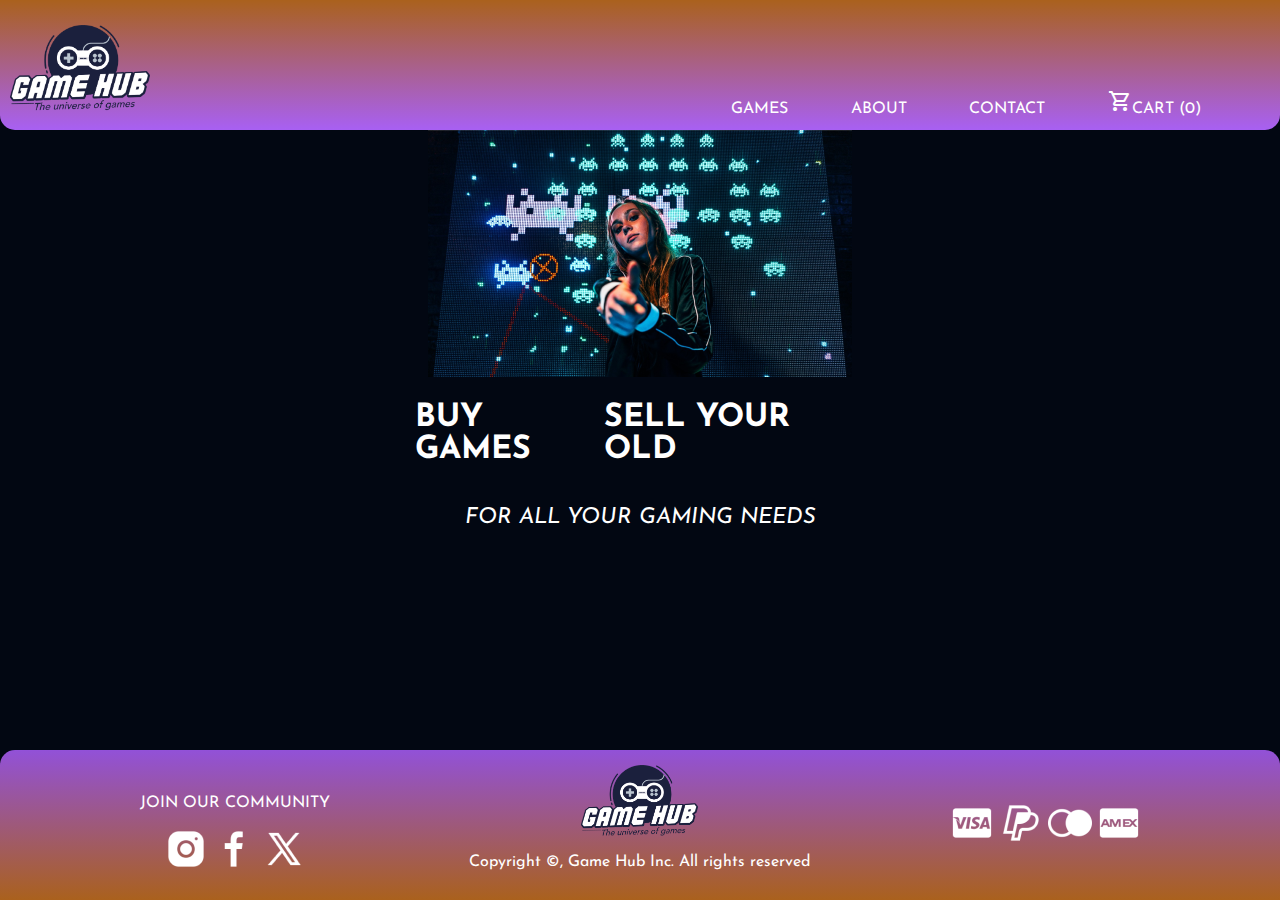
<file: index.html>
<!DOCTYPE html>
<html lang="en">
  <head>
    <meta charset="UTF-8" />
    <meta name="viewport" content="width=device-width, initial-scale=1.0" />
    <meta name="theme-color" content="aa611d" />
    <meta
      name="description"
      content="Game Hub - Buy games and sell your old!"
    />
    <title>Game Hub</title>
    <link rel="stylesheet" href="src/css/styles.css" />
    <link rel="preconnect" href="https://fonts.googleapis.com" />
    <link rel="preconnect" href="https://fonts.gstatic.com" crossorigin />
    <link
      href="https://fonts.googleapis.com/css2?family=Josefin+Sans:ital,wght@0,100..700;1,100..700&display=swap"
      rel="stylesheet"
    />
    <link
      href="https://fonts.googleapis.com/css2?family=Material+Symbols+Outlined"
      rel="stylesheet"
    />
  </head>
  <body class="flex-wrapper">
    <header>
      <nav>
        <div class="navigation-div div-flex-row">
          <a href="index.html"
            ><img
              class="header-logo"
              src="assets/images/GameHub_Logo.png"
              alt="Game Hub logo"
          /></a>

          <div class="navigation-links-div">
            <ul class="navigation-links div-flex-row">
              <li><a href="games.html">GAMES</a></li>
              <li><a href="about.html">ABOUT</a></li>
              <li><a href="contact.html">CONTACT</a></li>
              <li id="shopping-cart">
                <a href="shopping-cart.html"
                  ><span class="material-symbols-outlined size-36"
                    >shopping_cart</span
                  >CART (0)</a
                >
              </li>
            </ul>
          </div>
        </div>
      </nav>
    </header>
    <main>
      <div class="content">
        <section>
          <div class="picture-slogan-content">
            <div>
              <img src="assets/images/Gamergirl.png" alt="gamergirl" />
            </div>
            <div id="slogans">
              <h1 class="slogan-mainpage">BUY GAMES</h1>
              <h1 class="slogan-mainpage">SELL YOUR OLD</h1>
            </div>
            <h2 class="slogan2">FOR ALL YOUR GAMING NEEDS</h2>
          </div>
          <div class="div-flex-row games-content"></div>
        </section>
      </div>
      <div id="button-press" class="overlay">
        <div class="modal">
          <h2>GAME ADDED SUCCESSFULLY</h2>
          <div class="modal-content">
            <a class="close" href="home-added-item.html">&times;</a>
            <span class="material-symbols-outlined" id="checked"> check </span>
          </div>
        </div>
      </div>
    </main>
    <div class="wrapper">
      <footer>
        <div class="social-div">
          <p class="social-media-text">JOIN OUR COMMUNITY</p>
          <div>
            <a href="https://www.instagram.com">
              <img
                src="assets/images/Instagram.png"
                class="social-media-icon"
                alt="Instagram"
              />
            </a>
            <a href="https://www.facebook.com">
              <img
                src="assets/images/Facebook.png"
                class="social-media-icon"
                alt="Facebook"
              />
            </a>
            <a href="https://www.x.com">
              <img
                src="assets/images/TwitterX.png"
                class="social-media-icon"
                alt="X"
              />
            </a>
          </div>
        </div>
        <div class="footer-logo-div">
          <img
            src="assets/images/GameHub_Logo.png"
            class="footer-logo"
            alt="Game Hub Logo"
          />
          <p>Copyright &copy;, Game Hub Inc. All rights reserved</p>
        </div>

        <div>
          <img src="assets/images/Visa.png" alt="VISA" />
          <img src="assets/images/PayPal.png" alt="PayPal" />
          <img src="assets/images/MasterCard.png" alt="MasterCard" />
          <img src="assets/images/American_Express.png" alt="AmEx" />
        </div>
      </footer>
    </div>
    <script src="JS/app.js"></script>
  </body>
</html>
</file>
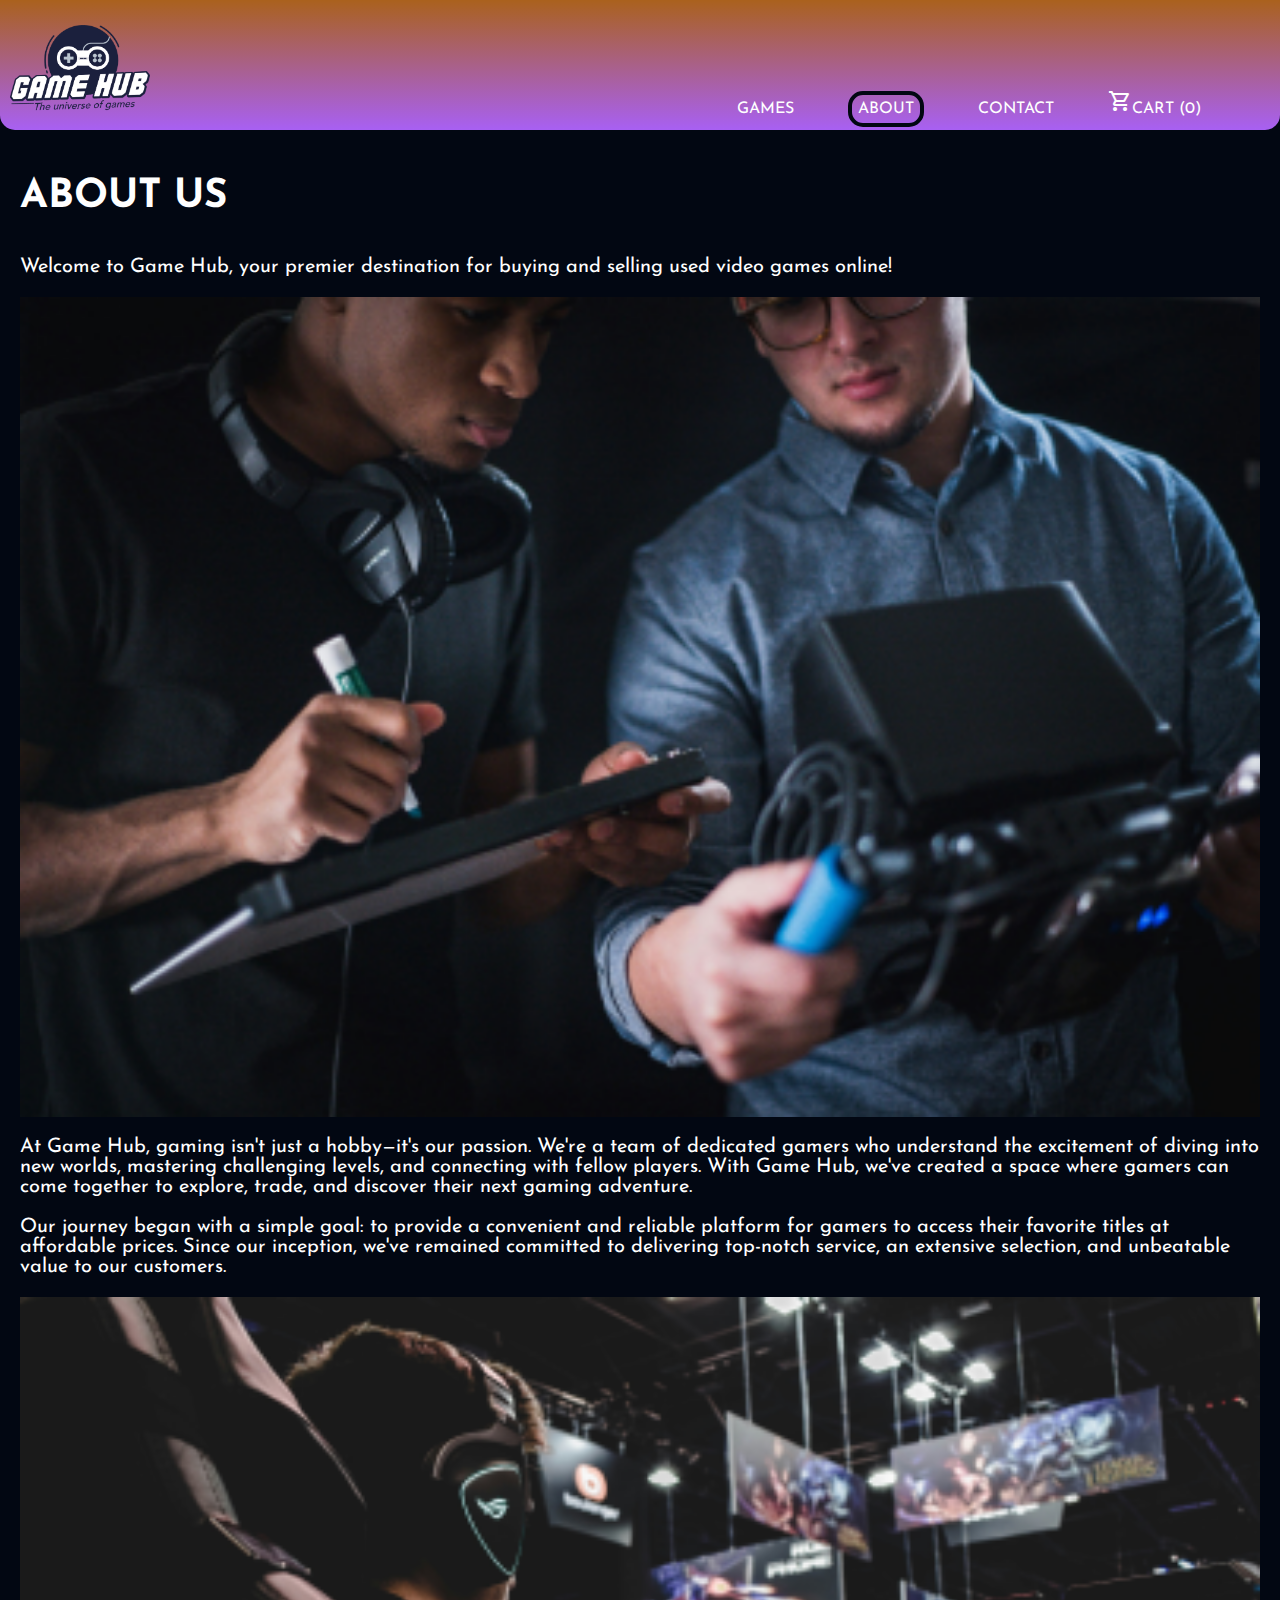
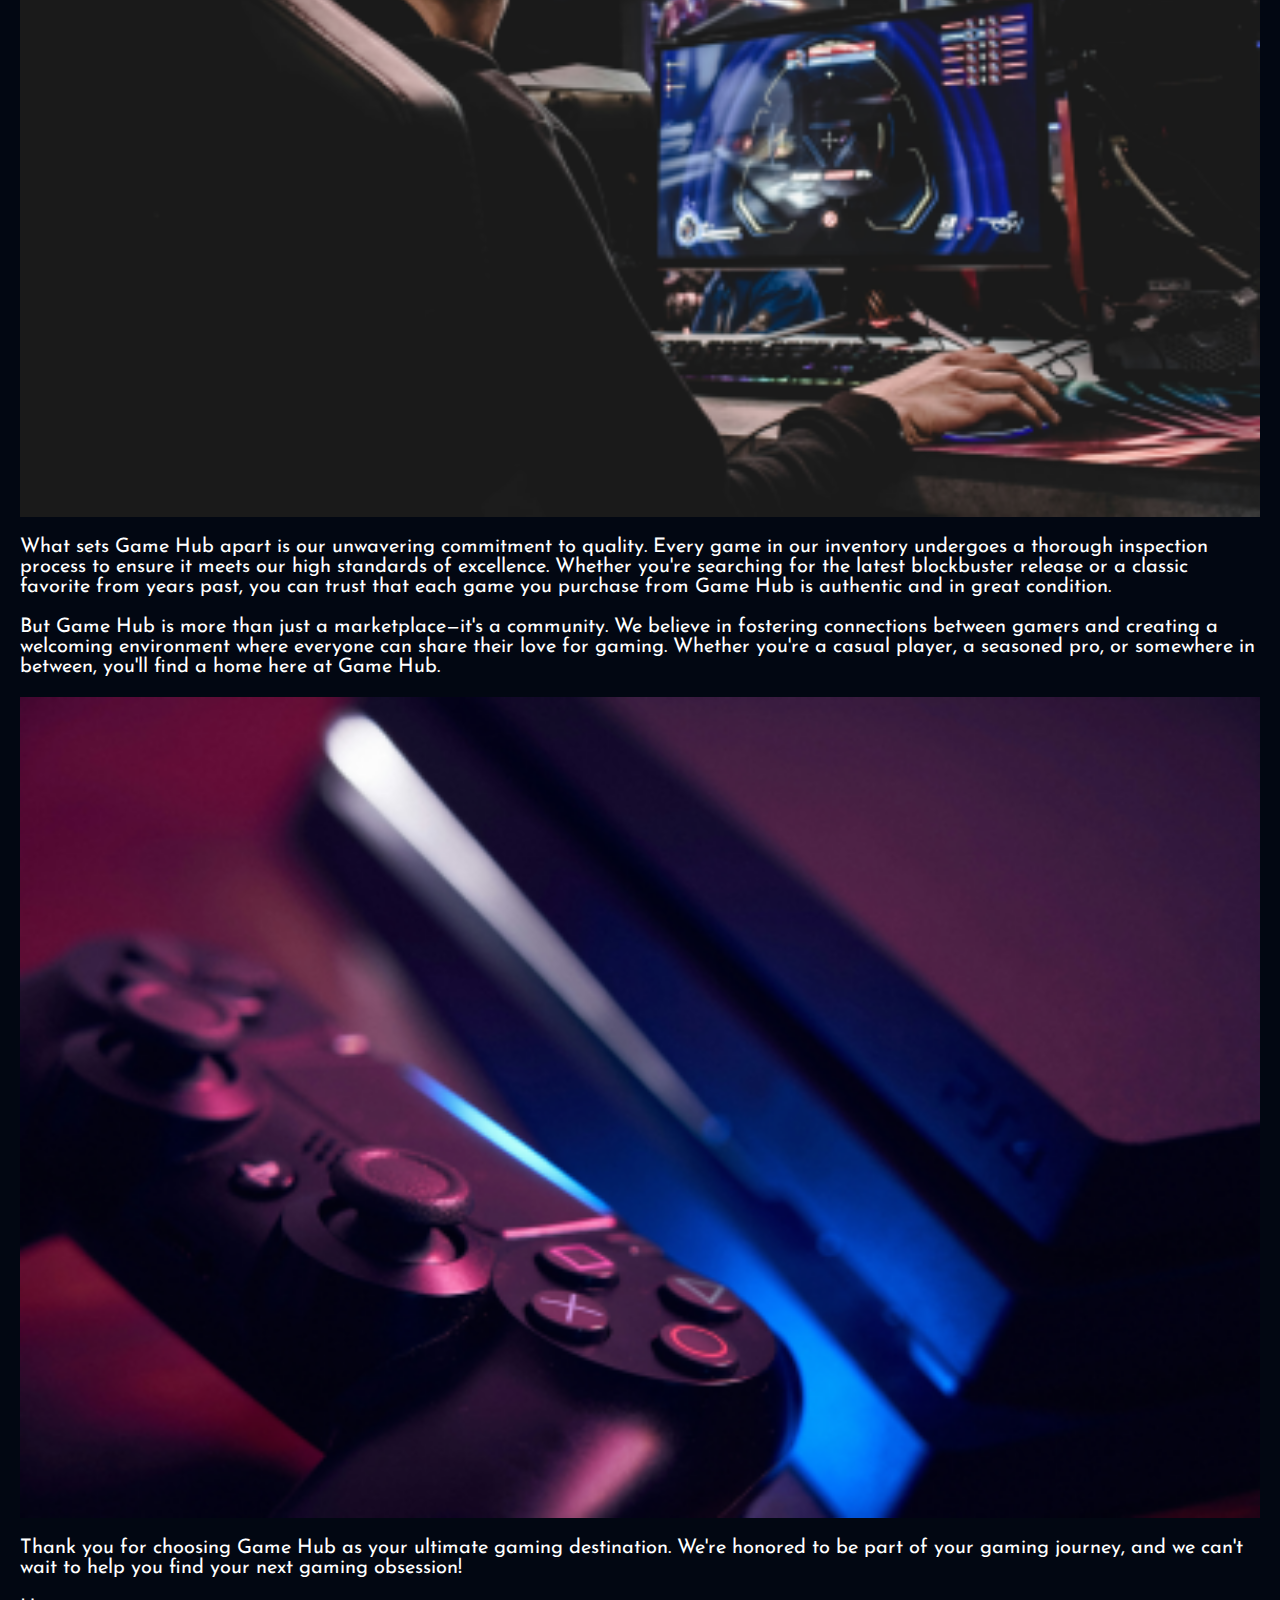
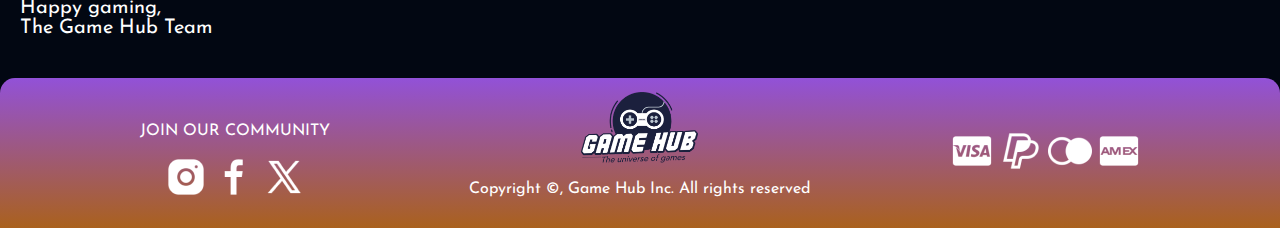
<file: about.html>
<!DOCTYPE html>
<html lang="en">
  <head>
    <meta charset="UTF-8" />
    <meta name="viewport" content="width=device-width, initial-scale=1.0" />
    <meta name="theme-color" content="aa611d" />
    <meta
      name="description"
      content="About us! At Game Hub, gaming isn't just a hobby—it's our passion. We're a team
                                      of dedicated gamers who understand the excitement of diving into new
                                      worlds, mastering challenging levels, and connecting with fellow
                                      players."
    />
    <title>Game Hub - About</title>
    <link rel="stylesheet" href="src/css/styles.css" />
    <link rel="preconnect" href="https://fonts.googleapis.com" />
    <link rel="preconnect" href="https://fonts.gstatic.com" crossorigin />
    <link
      href="https://fonts.googleapis.com/css2?family=Josefin+Sans:ital,wght@0,100..700;1,100..700&display=swap"
      rel="stylesheet"
    />
    <link
      href="https://fonts.googleapis.com/css2?family=Material+Symbols+Outlined"
      rel="stylesheet"
    />
  </head>
  <body class="flex-wrapper">
    <header>
      <nav>
        <div class="navigation-div div-flex-row">
          <a href="index.html"
            ><img
              class="header-logo"
              src="assets/images/GameHub_Logo.png"
              alt="Game Hub logo"
            />
          </a>

          <div class="navigation-links-div">
            <ul class="navigation-links div-flex-row">
              <li><a class="passive" href="games.html">GAMES</a></li>
              <li><a class="active" href="about.html">ABOUT</a></li>
              <li><a class="passive" href="contact.html">CONTACT</a></li>
              <li id="shopping-cart">
                <a href="shopping-cart.html"
                  ><span class="material-symbols-outlined size-36"
                    >shopping_cart</span
                  >...</a
                >
              </li>
            </ul>
          </div>
        </div>
      </nav>
    </header>
    <main>
      <section>
        <div class="div-flex-row aboutUs-content">
          <div class="aboutUs-text">
            <h1 class="page-header">ABOUT US</h1>
            <p>
              Welcome to Game Hub, your premier destination for buying and
              selling used video games online!
            </p>
            <img
              src="assets/images/jc-falcon-hCS4SQfJCH4-unsplash-downscaled.png"
              class="aboutUs-mobile-pictures"
              alt="Two people cooperating"
            />
            <p>
              At Game Hub, gaming isn't just a hobby—it's our passion. We're a
              team of dedicated gamers who understand the excitement of diving
              into new worlds, mastering challenging levels, and connecting with
              fellow players. With Game Hub, we've created a space where gamers
              can come together to explore, trade, and discover their next
              gaming adventure.
            </p>
            <p>
              Our journey began with a simple goal: to provide a convenient and
              reliable platform for gamers to access their favorite titles at
              affordable prices. Since our inception, we've remained committed
              to delivering top-notch service, an extensive selection, and
              unbeatable value to our customers.
            </p>
            <img
              src="assets/images/florian-olivo-Mf23RF8xArY-unsplash-downscaled.png"
              class="aboutUs-mobile-pictures"
              alt="Guy on computer"
            />
            <p>
              What sets Game Hub apart is our unwavering commitment to quality.
              Every game in our inventory undergoes a thorough inspection
              process to ensure it meets our high standards of excellence.
              Whether you're searching for the latest blockbuster release or a
              classic favorite from years past, you can trust that each game you
              purchase from Game Hub is authentic and in great condition.
            </p>
            <p>
              But Game Hub is more than just a marketplace—it's a community. We
              believe in fostering connections between gamers and creating a
              welcoming environment where everyone can share their love for
              gaming. Whether you're a casual player, a seasoned pro, or
              somewhere in between, you'll find a home here at Game Hub.
            </p>
            <img
              src="assets/images/michael-boskovski-EXU2EFzd4uY-unsplash-downscaled.png"
              class="aboutUs-mobile-pictures"
              alt="Gaming controller"
            />
            <p>
              Thank you for choosing Game Hub as your ultimate gaming
              destination. We're honored to be part of your gaming journey, and
              we can't wait to help you find your next gaming obsession!
            </p>
            <p>
              Happy gaming,<br />
              The Game Hub Team
            </p>
          </div>
          <img
            src="assets/images/fredrick-tendong-6ou8gWpS9ns-unsplash-downscaled.png"
            class="aboutUs-desktop-picture"
            alt="Guy in front of computer"
          />
        </div>
      </section>
    </main>

    <div class="wrapper">
      <footer>
        <div class="social-div">
          <p class="social-media-text">JOIN OUR COMMUNITY</p>
          <div>
            <img
              src="assets/images/Instagram.png"
              class="social-media-icon"
              alt="Instagram"
            />
            <img
              src="assets/images/Facebook.png"
              class="social-media-icon"
              alt="Facebook"
            />
            <img
              src="assets/images/TwitterX.png"
              class="social-media-icon"
              alt="Twitter"
            />
          </div>
        </div>
        <div class="footer-logo-div">
          <img
            src="assets/images/GameHub_Logo.png"
            class="footer-logo"
            alt="Game Hub Logo"
          />
          <p>Copyright &copy;, Game Hub Inc. All rights reserved</p>
        </div>

        <div>
          <img src="assets/images/Visa.png" alt="VISA" />
          <img src="assets/images/PayPal.png" alt="PayPal" />
          <img src="assets/images/MasterCard.png" alt="MasterCard" />
          <img src="assets/images/American_Express.png" alt="AmEx" />
        </div>
      </footer>
    </div>
    <script src="JS/app.js"></script>
  </body>
</html>
</file>
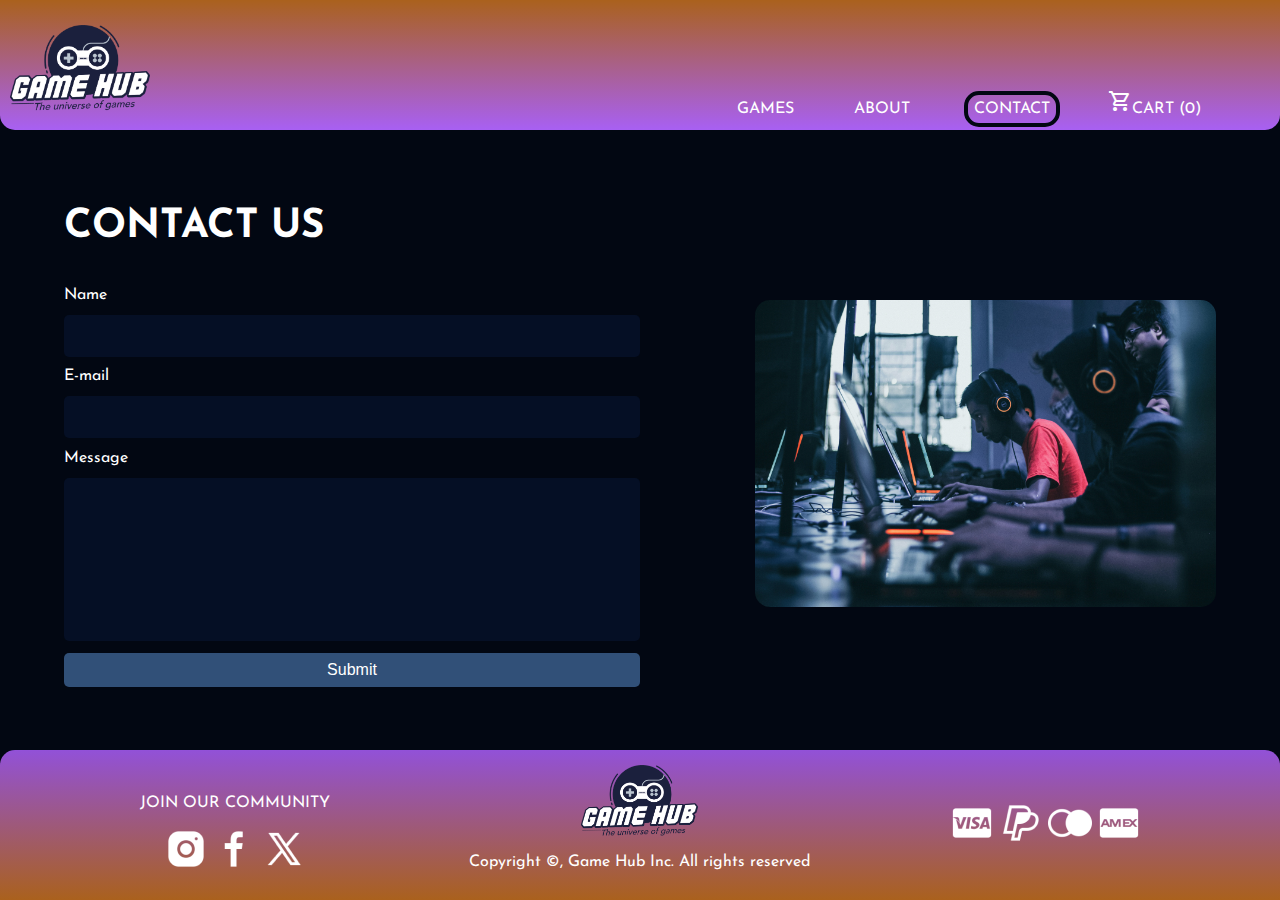
<file: contact.html>
<!DOCTYPE html>
<html lang="en">
  <head>
    <meta charset="UTF-8" />
    <meta name="viewport" content="width=device-width, initial-scale=1.0" />
    <meta name="theme-color" content="aa611d" />
    <meta
      name="description"
      content="Contact us! Use this contact form to get in touch with us!"
    />
    <title>Game Hub - Contact</title>
    <link rel="stylesheet" href="src/css/styles.css" />
    <link rel="preconnect" href="https://fonts.googleapis.com" />
    <link rel="preconnect" href="https://fonts.gstatic.com" crossorigin />
    <link
      href="https://fonts.googleapis.com/css2?family=Josefin+Sans:ital,wght@0,100..700;1,100..700&display=swap"
      rel="stylesheet"
    />
    <link
      href="https://fonts.googleapis.com/css2?family=Material+Symbols+Outlined"
      rel="stylesheet"
    />
  </head>
  <body class="flex-wrapper">
    <header>
      <nav>
        <div class="navigation-div div-flex-row">
          <a href="index.html"
            ><img
              class="header-logo"
              src="assets/images/GameHub_Logo.png"
              alt="Game Hub logo"
            />
          </a>

          <div class="navigation-links-div">
            <ul class="navigation-links div-flex-row">
              <li><a class="passive" href="games.html">GAMES</a></li>
              <li><a class="passive" href="about.html">ABOUT</a></li>
              <li><a class="active" href="contact.html">CONTACT</a></li>
              <li id="shopping-cart">
                <a href="shopping-cart.html"
                  ><span class="material-symbols-outlined size-36"
                    >shopping_cart</span
                  >...</a
                >
              </li>
            </ul>
          </div>
        </div>
      </nav>
    </header>
    <main>
      <div class="div-flex-row contact-content">
        <div class="form-div">
          <h1 class="page-header">Contact Us</h1>
          <form action="#confirmed-submit">
            <div class="div-flex-column message-form">
              <label for="form-name">Name</label>
              <input id="form-name" class="form-input" type="text" />
              <label for="e-mail">E-mail</label>
              <input type="email" id="e-mail" class="form-input" />
              <label for="form-message">Message</label>
              <textarea id="form-message" class="form-input"></textarea>
              <input type="submit" value="Submit" id="form-submit" />
            </div>
          </form>
        </div>
        <img
          src="assets/images/fredrick-tendong-HVYepJYeHdQ-unsplash-downscaled.jpg"
          id="contact-picture"
          alt="Contact picture"
        />
      </div>
      <div id="confirmed-submit" class="overlay">
        <div class="modal">
          <h2>Message sent</h2>
          <div class="modal-content">
            <a class="close" href="contact.html">&times;</a>
            <span class="material-symbols-outlined" id="checked"> check </span>
          </div>
        </div>
      </div>
    </main>
    <div class="wrapper">
      <footer>
        <div class="social-div">
          <p class="social-media-text">JOIN OUR COMMUNITY</p>
          <div>
            <img
              src="assets/images/Instagram.png"
              class="social-media-icon"
              alt="Instagram"
            />
            <img
              src="assets/images/Facebook.png"
              class="social-media-icon"
              alt="Facebook"
            />
            <img
              src="assets/images/TwitterX.png"
              class="social-media-icon"
              alt="Twitter"
            />
          </div>
        </div>
        <div class="footer-logo-div">
          <img
            src="assets/images/GameHub_Logo.png"
            class="footer-logo"
            alt="Game Hub Logo"
          />
          <p>Copyright &copy;, Game Hub Inc. All rights reserved</p>
        </div>

        <div>
          <img src="assets/images/Visa.png" alt="VISA" />
          <img src="assets/images/PayPal.png" alt="PayPal" />
          <img src="assets/images/MasterCard.png" alt="MasterCard" />
          <img src="assets/images/American_Express.png" alt="AmEx" />
        </div>
      </footer>
    </div>
    <script src="JS/app.js"></script>
  </body>
</html>
</file>
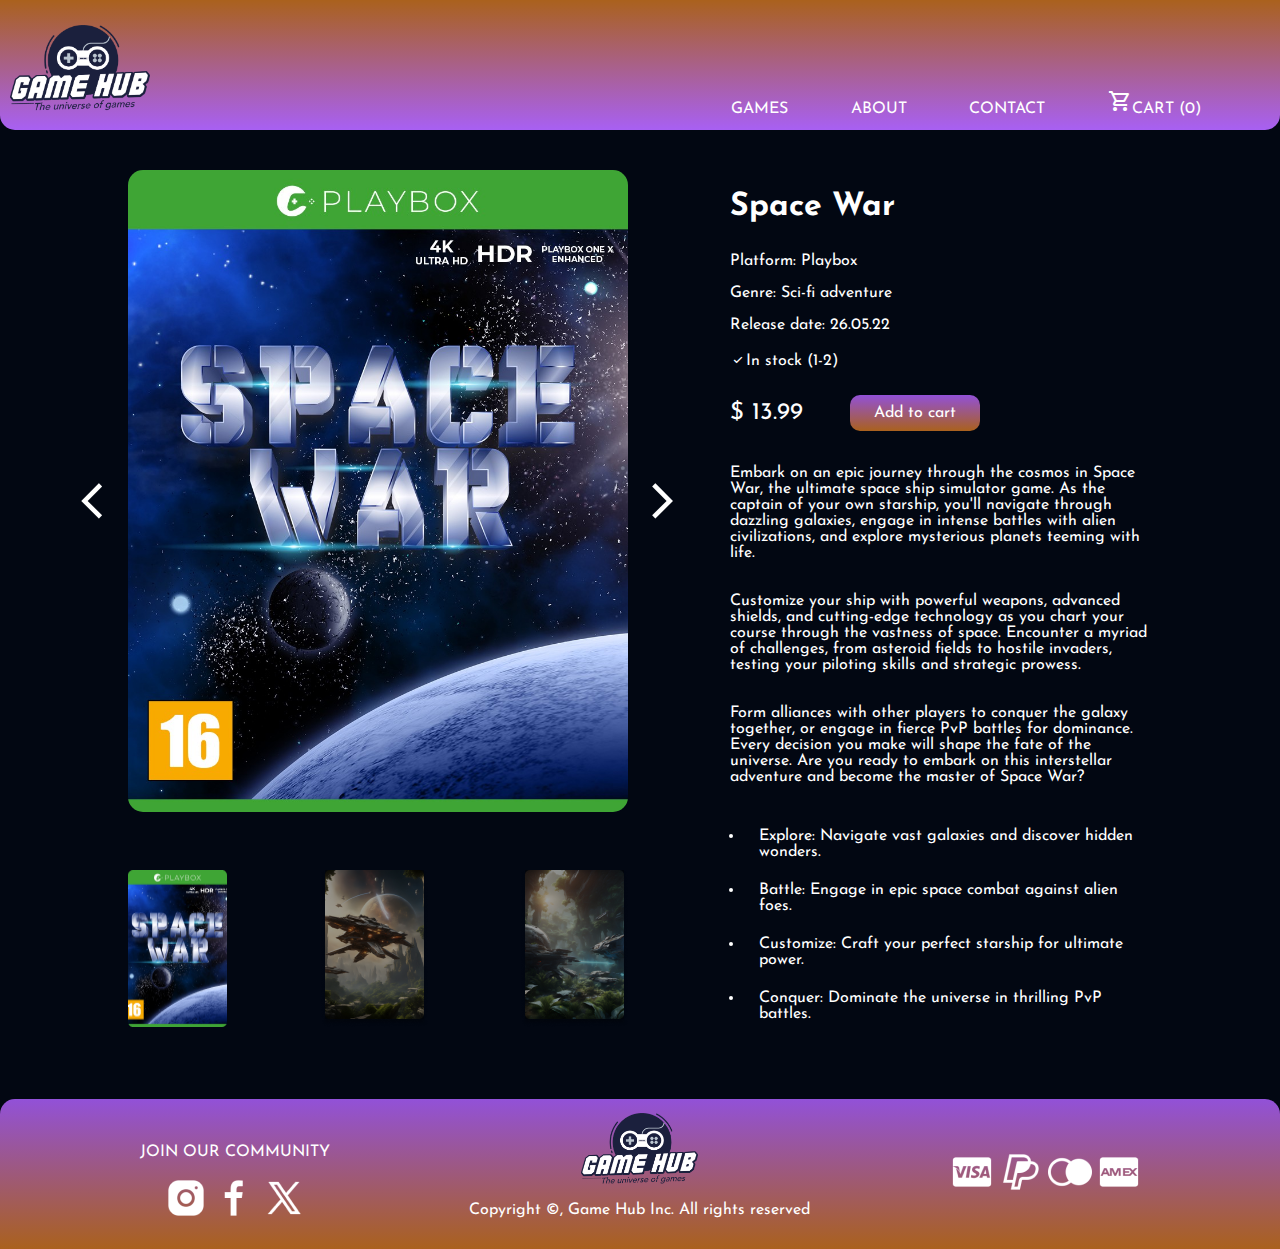
<file: game_${game.id}.html>
<!DOCTYPE html>
<html lang="en">
  <head>
    <meta charset="UTF-8">
    <meta name="viewport" content="width=device-width, initial-scale=1.0">
    <meta name="theme-color" content="aa611d">
    <meta name="description" content="Space War - Buy this incredible game">
    <title>Game Hub - Space War</title>
    <link rel="stylesheet" href="src/css/styles.css">
    <link rel="preconnect" href="https://fonts.googleapis.com">
    <link rel="preconnect" href="https://fonts.gstatic.com" crossorigin>
    <link
      href="https://fonts.googleapis.com/css2?family=Josefin+Sans:ital,wght@0,100..700;1,100..700&display=swap"
      rel="stylesheet"
    >
    <link
      href="https://fonts.googleapis.com/css2?family=Material+Symbols+Outlined"
      rel="stylesheet"
    >
  </head>
  <body class="flex-wrapper">
    <header>
      <nav>
        <div class="navigation-div div-flex-row">
          <a href="index.html"
            ><img
              class="header-logo"
              src="assets/images/GameHub_Logo.png"
              alt="Game Hub logo"
          ></a>

          <div class="navigation-links-div">
            <ul class="navigation-links div-flex-row">
              <li><a href="games.html">GAMES</a></li>
              <li><a href="about.html">ABOUT</a></li>
              <li><a href="contact.html">CONTACT</a></li>
              <li>
                <a href="shopping-cart.html"
                  ><span class="material-symbols-outlined size-36"
                    >shopping_cart</span
                  >CART (0)</a
                >
              </li>
            </ul>
            </div>
          </div>
        </nav>
    </header>
    <main>
      <div class="game-details-page">
        <div class="div-game-picture-and-info">
          <div class="div-game-details-picture">
            <div class="main-picture flex-colmn">
              <img class="game-details-picture" src="assets/images/GameHub_covers6.jpg" alt="Space War cover">
              <a href="#button-press">
                <span class="material-symbols-outlined" id="picture-chevron-left">
                  chevron_left
                </span>
              </a>
              <a href="#button-press">
                <span class="material-symbols-outlined" id="picture-chevron-right">
                  chevron_right
                </span>
              </a>
            </div>
          
          <div class="div-flex-row small-pictures">
            <img src="assets/images/GameHub_covers6downscaled.png" alt="Space War cover mini">
            <img src="assets/images/SpaceWar1downscaled.png" alt="Screenshot 1">
            <img src="assets/images/SpaceWar2downscaled.png" alt="Screenshot 2">
          </div>
          </div>
        
          <div class="div-flex-column game-page-title">
            <h1>Space War</h1>
            <p class="game-details-text">Platform: Playbox</p>
            <p class="game-details-text">Genre: Sci-fi adventure</p>
            <p class="game-details-text">Release date: 26.05.22</p>
            <p class="game-details-text"><span class="material-symbols-outlined" id="in-stock">
              check
            </span>In stock (1-2)</p>
            <div class="div-flex-row row">
              <p class="game-details-price">$ 13.99</p>
              <a class="btn btn-details-add-to-cart" href="#button-press">Add to cart</a>
            </div>
            

            <p>Embark on an epic journey through the cosmos in Space War,
              the ultimate space ship simulator game. As the captain of your 
              own starship, you'll navigate through dazzling galaxies, 
              engage in intense battles with alien civilizations, and 
              explore mysterious planets teeming with life.</p>
            <p>Customize your ship with powerful weapons, advanced shields, 
              and cutting-edge technology as you chart your course through the 
              vastness of space. Encounter a myriad of challenges, from asteroid 
              fields to hostile invaders, testing your piloting skills and strategic 
              prowess.</p>
            <p>Form alliances with other players to conquer the galaxy together, 
              or engage in fierce PvP battles for dominance. Every decision you 
              make will shape the fate of the universe. Are you ready to embark 
              on this interstellar adventure and become the master of Space War?</p>
              
              <ul class="div-flex-column game-details-bullets">
                <li>Explore: Navigate vast galaxies and discover hidden wonders.</li>
                <li>Battle: Engage in epic space combat against alien foes.</li>
                <li>Customize: Craft your perfect starship for ultimate power.</li>
                <li>Conquer: Dominate the universe in thrilling PvP battles.</li>
              </ul>
          
          
          </div>
          
        </div>
          
      </div>
      <div id="button-press" class="overlay">
        <div class="modal">
          <h2>FUNCTIONALITY WILL BE ADDED</h2>
          <div class="modal-content">
            <a class="close" href="#">&times;</a>
            <span class="material-symbols-outlined" id="danger">
              warning
              </span>
          </div>
        </div>
      </div>
      
    </main>
    <div class="wrapper">
      <footer>
        <div class="social-div">
          <p class="social-media-text">JOIN OUR COMMUNITY</p>
          <div>
            <a href="https://www.instagram.com"><img
              src="assets/images/Instagram.png"
              class="social-media-icon"
              alt="Instagram"
            ></a>
            <a href="https://www.facebook.com">
              <img
                src="assets/images/Facebook.png"
                class="social-media-icon"
                alt="Facebook"
            >
          </a>
            <a href="https://www.x.com">
              <img
                src="assets/images/TwitterX.png"
                class="social-media-icon"
                alt="X"
              >
            </a>
          </div>
        </div>
        <div class="footer-logo-div">
          <img
            src="assets/images/GameHub_Logo.png"
            class="footer-logo"
            alt="Game Hub Logo"
          >
          <p>Copyright &copy;, Game Hub Inc. All rights reserved</p>
        </div>

        <div>
          <img src="assets/images/Visa.png" alt="VISA">
          <img src="assets/images/PayPal.png" alt="PayPal">
          <img src="assets/images/MasterCard.png" alt="MasterCard">
          <img src="assets/images/American_Express.png" alt="AmEx">
        </div>
      </footer>
    </div>
  </body>
</html>
</file>
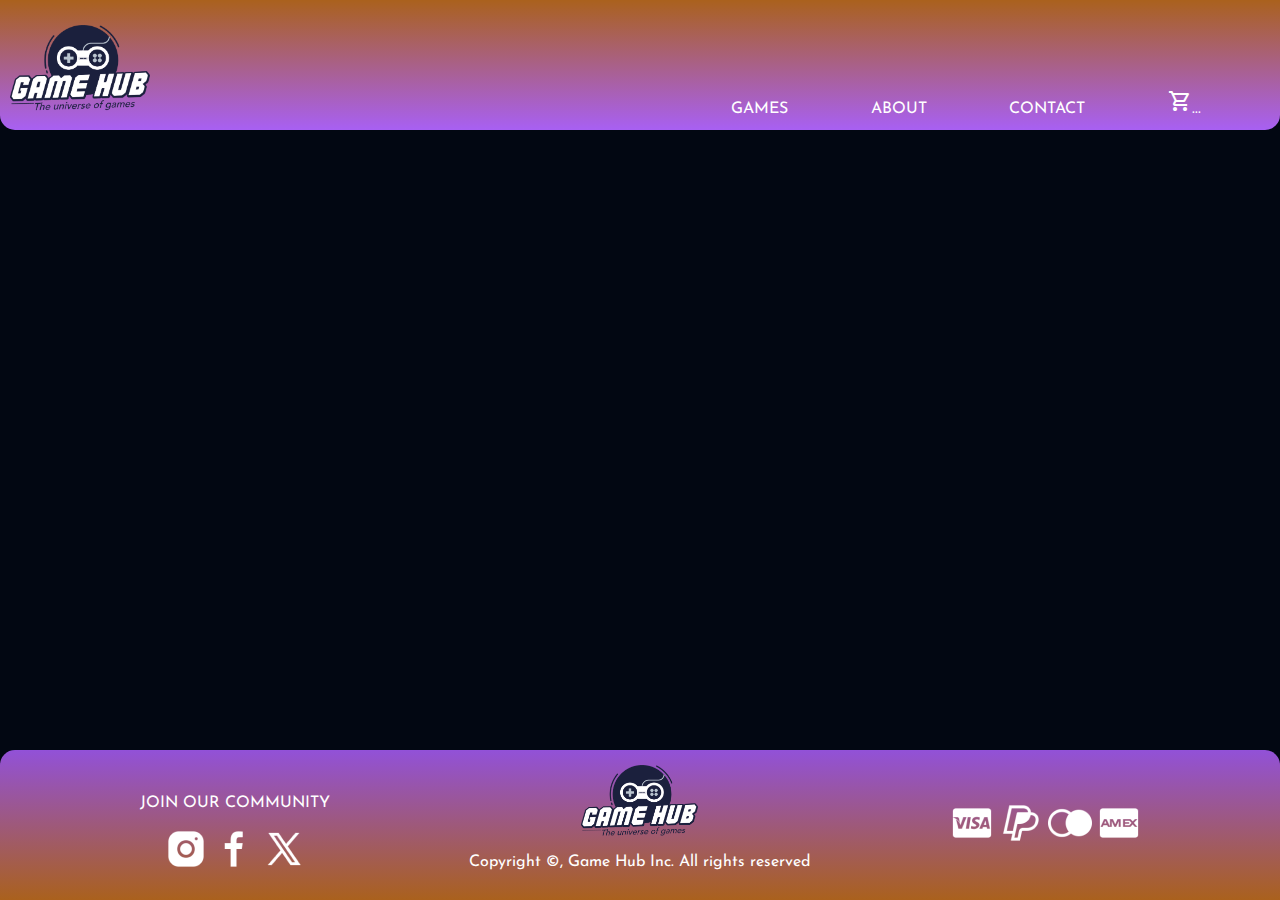
<file: game_details.html>
<!DOCTYPE html>
<html lang="en">
  <head>
    <meta charset="UTF-8" />
    <meta name="viewport" content="width=device-width, initial-scale=1.0" />
    <meta name="theme-color" content="aa611d" />
    <meta name="description" content="Space War - Buy this incredible game" />
    <title>Game Hub - Space War</title>
    <link rel="stylesheet" href="src/css/styles.css" />
    <link rel="preconnect" href="https://fonts.googleapis.com" />
    <link rel="preconnect" href="https://fonts.gstatic.com" crossorigin />
    <link
      href="https://fonts.googleapis.com/css2?family=Josefin+Sans:ital,wght@0,100..700;1,100..700&display=swap"
      rel="stylesheet"
    />
    <link
      href="https://fonts.googleapis.com/css2?family=Material+Symbols+Outlined"
      rel="stylesheet"
    />
  </head>
  <body class="flex-wrapper">
    <header>
      <nav>
        <div class="navigation-div div-flex-row">
          <a href="index.html"
            ><img
              class="header-logo"
              src="assets/images/GameHub_Logo.png"
              alt="Game Hub logo"
          /></a>

          <div class="navigation-links-div">
            <ul class="navigation-links div-flex-row">
              <li><a href="games.html">GAMES</a></li>
              <li><a href="about.html">ABOUT</a></li>
              <li><a href="contact.html">CONTACT</a></li>
              <li id="shopping-cart">
                <a href="shopping-cart.html"
                  ><span class="material-symbols-outlined size-36"
                    >shopping_cart</span
                  >...</a
                >
              </li>
            </ul>
          </div>
        </div>
      </nav>
    </header>
    <main id="main">
      <div class="game-details-page" id="game-details">
        
        </div>
      </div>
      
    </main>
    <div class="wrapper">
      <footer>
        <div class="social-div">
          <p class="social-media-text">JOIN OUR COMMUNITY</p>
          <div>
            <a href="https://www.instagram.com"
              ><img
                src="assets/images/Instagram.png"
                class="social-media-icon"
                alt="Instagram"
            /></a>
            <a href="https://www.facebook.com">
              <img
                src="assets/images/Facebook.png"
                class="social-media-icon"
                alt="Facebook"
              />
            </a>
            <a href="https://www.x.com">
              <img
                src="assets/images/TwitterX.png"
                class="social-media-icon"
                alt="X"
              />
            </a>
          </div>
        </div>
        <div class="footer-logo-div">
          <img
            src="assets/images/GameHub_Logo.png"
            class="footer-logo"
            alt="Game Hub Logo"
          />
          <p>Copyright &copy;, Game Hub Inc. All rights reserved</p>
        </div>

        <div>
          <img src="assets/images/Visa.png" alt="VISA" />
          <img src="assets/images/PayPal.png" alt="PayPal" />
          <img src="assets/images/MasterCard.png" alt="MasterCard" />
          <img src="assets/images/American_Express.png" alt="AmEx" />
        </div>
      </footer>
    </div>
   
    <script src="JS/game_details.js"></script>
  </body>
</html>
</file>
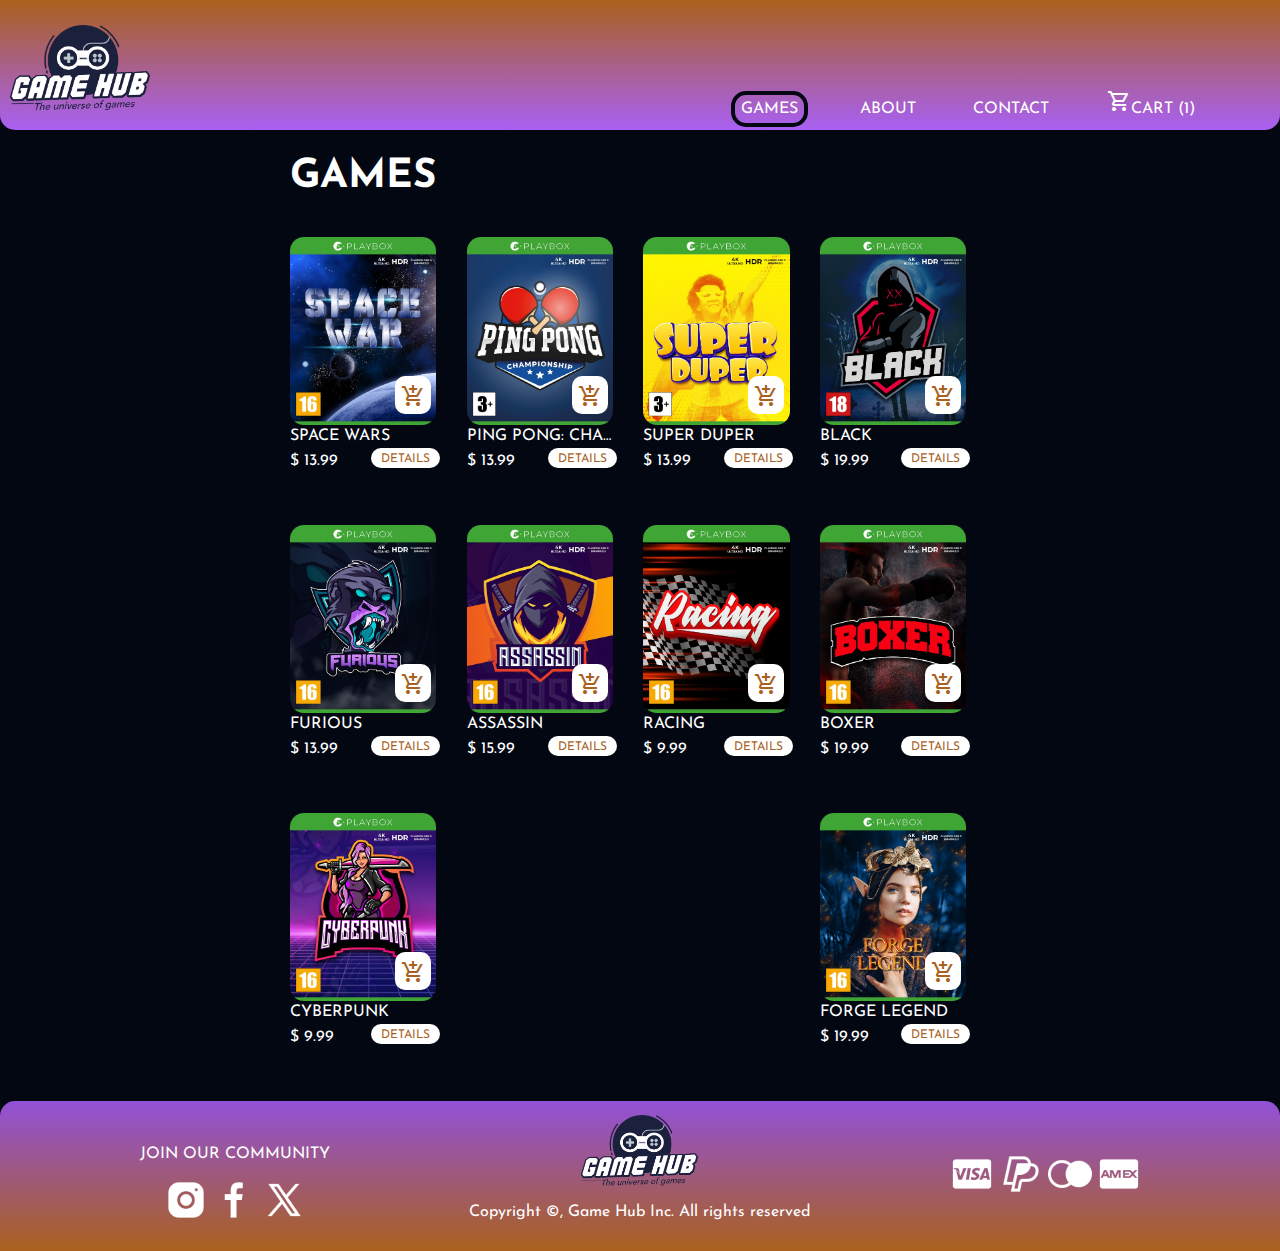
<file: games-added-item.html>
<!DOCTYPE html>
<html lang="en">
  <head>
    <meta charset="UTF-8">
    <meta name="viewport" content="width=device-width, initial-scale=1.0">
    <meta name="theme-color" content="aa611d">
    <meta name="description" content="All the games you can imagine">
    <title>Game Hub - Games</title>
    <link rel="stylesheet" href="src/css/styles.css">
    <link rel="preconnect" href="https://fonts.googleapis.com">
    <link rel="preconnect" href="https://fonts.gstatic.com" crossorigin>
    <link
      href="https://fonts.googleapis.com/css2?family=Josefin+Sans:ital,wght@0,100..700;1,100..700&display=swap"
      rel="stylesheet"
    >
    <link
      href="https://fonts.googleapis.com/css2?family=Material+Symbols+Outlined"
      rel="stylesheet"
    >
  </head>
  <body class="flex-wrapper">
    <header>
      <nav>
        <div class="navigation-div div-flex-row">
          <a href="index.html"
            ><img
              class="header-logo"
              src="assets/images/GameHub_Logo.png"
              alt="Game Hub logo"
          >
        </a>

          <div class="navigation-links-div">
            <ul class="navigation-links div-flex-row">
              <li><a class="active" href="games.html">GAMES</a></li>
              <li><a class="passive" href="about.html">ABOUT</a></li>
              <li><a class="passive"href="contact.html">CONTACT</a></li>
              <li>
                <a class="passive" href="shopping-cart-with-item.html"
                  ><span class="material-symbols-outlined size-36"
                    >shopping_cart</span
                  >CART (1)</a
                >
              </li>
            </ul>
            </div>
          </div>
        </nav>
    </header>
    <main>
      <section>
        <div class="div-flex-row games-content">
        <div class="games">
          <h1 class="page-header">GAMES</h1>

          <div class="game-row">
            <div class="game-in-list">
              <a href="game_spacewar.html">
                <img
                  src="assets/images/GameHub_covers6.jpg"
                  class="gameCover"
                  alt="Space Wars Cover"
                >
              </a>  
              <div class="div-btn-add-to-shopping-cart">
                <a class="btn btn-add-to-shopping-cart" href="#button-press">
                  <span class="material-symbols-outlined size-32">
                  add_shopping_cart
                  </span>
                </a>
              </div>
              <p class="game-title">Space Wars</p>
              <div class="game-details">
                <p class="price">$ 13.99</p>
                <a class="btn btn-details" href="game_spacewar.html">DETAILS</a>
              </div>
            </div>
            <div class="game-in-list">
              <a href="game_spacewar.html">
                <img
                  src="assets/images/GameHub_covers.jpg"
                  class="gameCover"
                  alt="Assassin Cover"
                >
              </a>
              <div class="div-btn-add-to-shopping-cart">
                <a class="btn btn-add-to-shopping-cart" href="#button-press">
                  <span class="material-symbols-outlined size-32">
                  add_shopping_cart
                  </span>
                </a>
              </div>
              <p class="game-title">Ping pong: Champions</p>
              <div class="game-details">
                <p class="price">$ 13.99</p>
                <a class="btn btn-details" href="game_spacewar.html">DETAILS</a>
              </div>
            </div>
            <div class="game-in-list">
              <a href="game_spacewar.html">
                <img
                src="assets/images/GameHub_covers2.jpg"
                class="gameCover"
                alt="Furious Cover"
              >
              </a>
              <div class="div-btn-add-to-shopping-cart">
                <a class="btn btn-add-to-shopping-cart" href="#button-press">
                  <span class="material-symbols-outlined size-32">
                  add_shopping_cart
                  </span>
                </a>
              </div>
              <p class="game-title">Super Duper</p>
              <div class="game-details">
                <p class="price">$ 13.99</p>
                <a class="btn btn-details" href="game_spacewar.html">DETAILS</a>
              </div>
            </div>
            <div class="game-in-list">
              <a href="game_spacewar.html">
                <img
                src="assets/images/GameHub_covers3.jpg"
                class="gameCover"
                alt="Black Cover"
                >
              </a>
              <div class="div-btn-add-to-shopping-cart">
                <a class="btn btn-add-to-shopping-cart" href="#button-press">
                  <span class="material-symbols-outlined size-32">
                  add_shopping_cart
                  </span>
                </a>
              </div>
              <p class="game-title">Black</p>
              <div class="game-details">
                <p class="price">$ 19.99</p>
                <a class="btn btn-details" href="game_spacewar.html">DETAILS</a>
              </div>
            </div>
            <div class="game-in-list">
              <a href="game_spacewar.html">
                <img
                src="assets/images/GameHub_covers4.jpg"
                class="gameCover"
                alt="Space Wars Cover"
                >
              </a>
              <div class="div-btn-add-to-shopping-cart">
                <a class="btn btn-add-to-shopping-cart" href="#button-press">
                  <span class="material-symbols-outlined size-32">
                  add_shopping_cart
                  </span>
                </a>
              </div>
              <p class="game-title">Furious</p>
              <div class="game-details">
                <p class="price">$ 13.99</p>
                <a class="btn btn-details" href="game_spacewar.html">DETAILS</a>
              </div>
            </div>
            <div class="game-in-list">
              <a href="game_spacewar.html">
                <img
                src="assets/images/GameHub_covers5.jpg"
                class="gameCover"
                alt="Space Wars Cover"
                >
              </a>
              <div class="div-btn-add-to-shopping-cart">
                <a class="btn btn-add-to-shopping-cart" href="#button-press">
                  <span class="material-symbols-outlined size-32">
                  add_shopping_cart
                  </span>
                </a>
              </div>
              <p class="game-title">Assassin</p>
              <div class="game-details">
                <p class="price">$ 15.99</p>
                <a class="btn btn-details" href="game_spacewar.html">DETAILS</a>
              </div>
            </div>
            <div class="game-in-list">
              <a href="game_spacewar.html">
                <img
                src="assets/images/GameHub_covers7.jpg"
                class="gameCover"
                alt="Space Wars Cover"
                >
              </a>
              <div class="div-btn-add-to-shopping-cart">
                <a class="btn btn-add-to-shopping-cart" href="#button-press">
                  <span class="material-symbols-outlined size-32">
                  add_shopping_cart
                  </span>
                </a>
              </div>
              <p class="game-title">Racing</p>
              <div class="game-details">
                <p class="price">$ 9.99</p>
                <a class="btn btn-details" href="game_spacewar.html">DETAILS</a>
              </div>
            </div>
            <div class="game-in-list">
              <a href="game_spacewar.html">
                <img
                src="assets/images/GameHub_covers8.jpg"
                class="gameCover"
                alt="Space Wars Cover"
                >
              </a>
              <div class="div-btn-add-to-shopping-cart">
                <a class="btn btn-add-to-shopping-cart" href="#button-press">
                  <span class="material-symbols-outlined size-32">
                  add_shopping_cart
                  </span>
                </a>
              </div>
              <p class="game-title">Boxer</p>
              <div class="game-details">
                <p class="price">$ 19.99</p>
                <a class="btn btn-details" href="game_spacewar.html">DETAILS</a>
              </div>
            </div>
            <div class="game-in-list">
              <a href="game_spacewar.html">
                <img
                src="assets/images/GameHub_covers9.jpg"
                class="gameCover"
                alt="Space Wars Cover"
                >
              </a>
              <div class="div-btn-add-to-shopping-cart">
                <a class="btn btn-add-to-shopping-cart" href="#button-press">
                  <span class="material-symbols-outlined size-32">
                  add_shopping_cart
                  </span>
                </a>
              </div>
              <p class="game-title">Cyberpunk</p>
              <div class="game-details">
                <p class="price">$ 9.99</p>
                <a class="btn btn-details" href="game_spacewar.html">DETAILS</a>
              </div>
            </div>
            <div class="game-in-list">
              <a href="game_spacewar.html">
                <img
                src="assets/images/GameHub_covers10.jpg"
                class="gameCover"
                alt="Space Wars Cover"
                >
              </a>
              <div class="div-btn-add-to-shopping-cart">
                <a class="btn btn-add-to-shopping-cart" href="#button-press">
                  <span class="material-symbols-outlined size-32">
                  add_shopping_cart
                  </span>
                </a>
              </div>
              <p class="game-title">Forge Legend</p>
              <div class="game-details">
                <p class="price">$ 19.99</p>
                <a class="btn btn-details" href="game_spacewar.html">DETAILS</a>
              </div>
            </div>
          </div>
        </div>
        </div>
      </section>
      <div id="button-press" class="overlay">
        <div class="modal">
          <h2>GAME ADDED SUCCESSFULLY</h2>
          <div class="modal-content">
            <a class="close" href="games-added-item.html">&times;</a>
            <span class="material-symbols-outlined" id="checked">
              check
            </span>
          </div>
        </div>
      </div>
    </main>
    <div class="wrapper">
      <footer>
        <div class="social-div">
          <p class="social-media-text">JOIN OUR COMMUNITY</p>
          <div>
            <a href="https://www.instagram.com"><img
              src="assets/images/Instagram.png"
              class="social-media-icon"
              alt="Instagram"
            >
          </a>
            <a href="https://www.facebook.com">
              <img
                src="assets/images/Facebook.png"
                class="social-media-icon"
                alt="Facebook"
            >
          </a>
            <a href="https://www.x.com">
              <img
                src="assets/images/TwitterX.png"
                class="social-media-icon"
                alt="X"
              >
            </a>
          </div>
        </div>
        <div class="footer-logo-div">
          <img
            src="assets/images/GameHub_Logo.png"
            class="footer-logo"
            alt="Game Hub Logo"
          >
          <p>Copyright &copy;, Game Hub Inc. All rights reserved</p>
        </div>

        <div>
          <img src="assets/images/Visa.png" alt="VISA">
          <img src="assets/images/PayPal.png" alt="PayPal">
          <img src="assets/images/MasterCard.png" alt="MasterCard">
          <img src="assets/images/American_Express.png" alt="AmEx">
        </div>
      </footer>
    </div>
  </body>
</html>
</file>
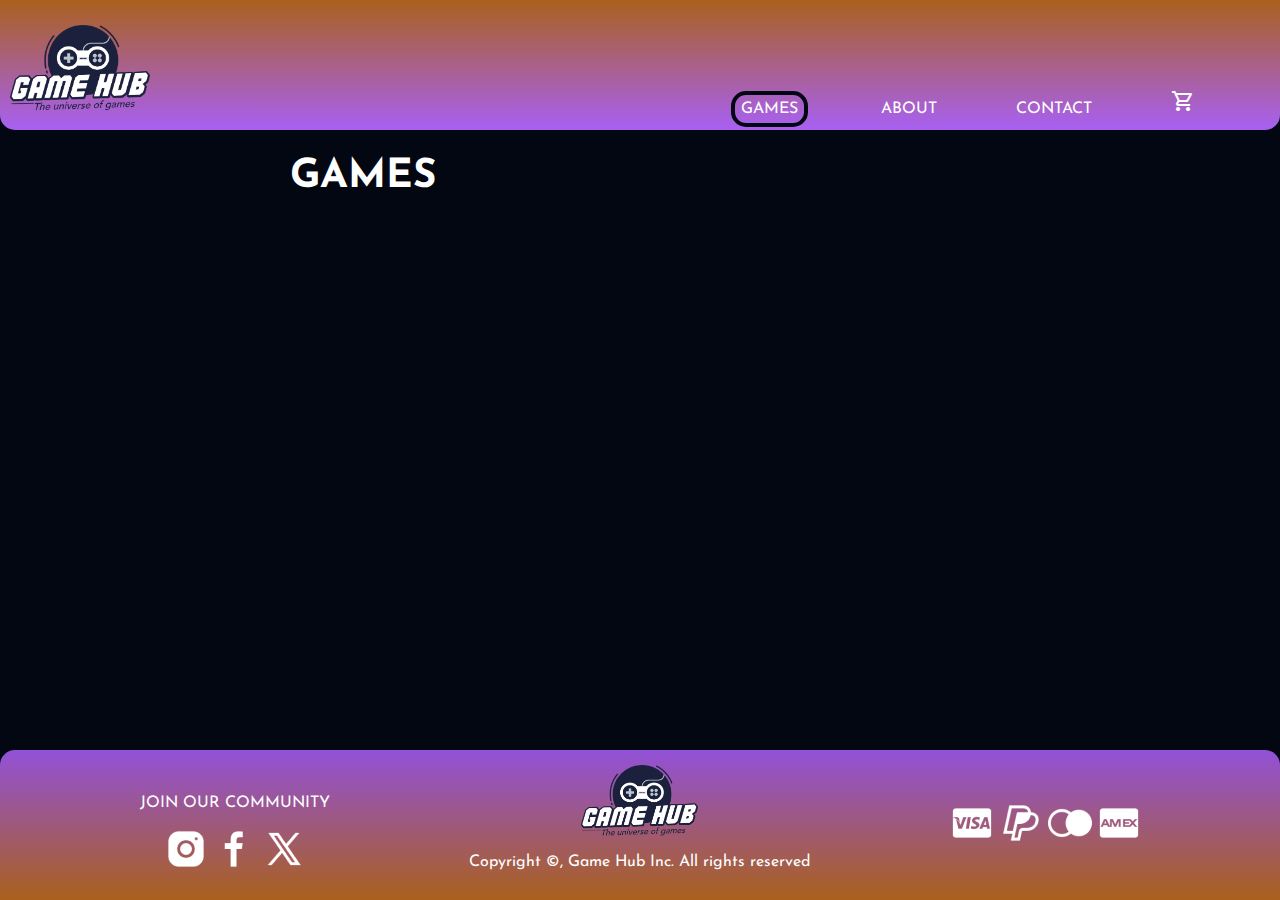
<file: games.html>
<!DOCTYPE html>
<html lang="en">

<head>
  <meta charset="UTF-8" />
  <meta name="viewport" content="width=device-width, initial-scale=1.0" />
  <meta name="theme-color" content="aa611d" />
  <meta name="description" content="All the games you can imagine" />
  <title>Game Hub - Games</title>
  <link rel="stylesheet" href="src/css/styles.css" />
  <link rel="preconnect" href="https://fonts.googleapis.com" />
  <link rel="preconnect" href="https://fonts.gstatic.com" crossorigin />
  <link href="https://fonts.googleapis.com/css2?family=Josefin+Sans:ital,wght@0,100..700;1,100..700&display=swap"
    rel="stylesheet" />
  <link href="https://fonts.googleapis.com/css2?family=Material+Symbols+Outlined" rel="stylesheet" />
</head>

<body class="flex-wrapper">
  <header>
    <nav>
      <div class="navigation-div div-flex-row">
        <a href="index.html"><img class="header-logo" src="assets/images/GameHub_Logo.png" alt="Game Hub logo" />
        </a>

        <div class="navigation-links-div">
          <ul class="navigation-links div-flex-row">
            <li><a class="active" href="games.html">GAMES</a></li>
            <li><a class="passive" href="about.html">ABOUT</a></li>
            <li><a class="passive" href="contact.html">CONTACT</a></li>
            <li id="shopping-cart">
              <a class="passive" href="shopping-cart.html"><span
                  class="material-symbols-outlined size-36">shopping_cart</span></a>
            </li>
          </ul>
        </div>
      </div>
    </nav>
  </header>
  <main id="main">
    <section>
      <div class="div-flex-row games-content">
        <div class="games">
          <h1 class="page-header">GAMES</h1>
          
          <div id="filters">

          </div>

          <div class="game-row" id="game-row">
            <div id="loading-spinner" class="spinner">
            <div class="lds-ring"></div>
          </div>

          </div>

        </div>
    </section>
    <div id="button-press" class="overlay">
      <div class="modal">
        <h2>GAME ADDED SUCCESSFULLY</h2>
        <div class="modal-content">
          <a class="close" href="games-added-item.html">&times;</a>
          <span class="material-symbols-outlined" id="checked"> check </span>
        </div>
      </div>
    </div>
  </main>
  <div class="wrapper">
    <footer>
      <div class="social-div">
        <p class="social-media-text">JOIN OUR COMMUNITY</p>
        <div>
          <a href="https://www.instagram.com"><img src="assets/images/Instagram.png" class="social-media-icon"
              alt="Instagram" />
          </a>
          <a href="https://www.facebook.com">
            <img src="assets/images/Facebook.png" class="social-media-icon" alt="Facebook" />
          </a>
          <a href="https://www.x.com">
            <img src="assets/images/TwitterX.png" class="social-media-icon" alt="X" />
          </a>
        </div>
      </div>
      <div class="footer-logo-div">
        <img src="assets/images/GameHub_Logo.png" class="footer-logo" alt="Game Hub Logo" />
        <p>Copyright &copy;, Game Hub Inc. All rights reserved</p>
      </div>

      <div>
        <img src="assets/images/Visa.png" alt="VISA" />
        <img src="assets/images/PayPal.png" alt="PayPal" />
        <img src="assets/images/MasterCard.png" alt="MasterCard" />
        <img src="assets/images/American_Express.png" alt="AmEx" />
      </div>
    </footer>
  </div>
  <script src="JS/javascript.js"></script>

</body>

</html>
</file>
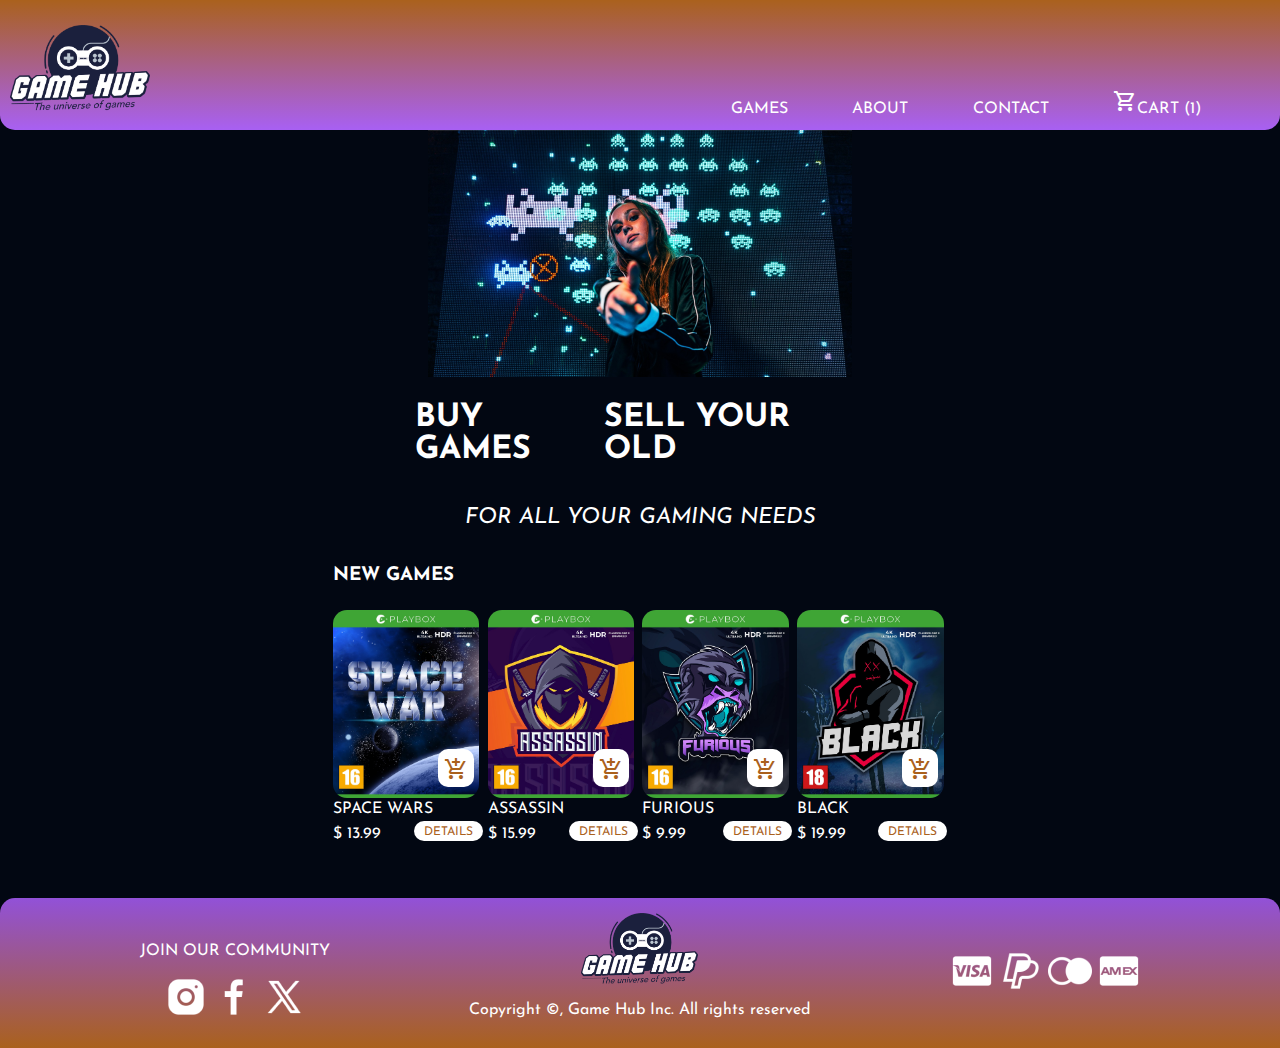
<file: home-added-item.html>
<!DOCTYPE html>
<html lang="en">
  <head>
    <meta charset="UTF-8">
    <meta name="viewport" content="width=device-width, initial-scale=1.0">
    <meta name="theme-color" content="aa611d">
    <meta name="description" content="Game Hub - Buy games and sell your old!">
    <title>Game Hub</title>
    <link rel="stylesheet" href="src/css/styles.css">
    <link rel="preconnect" href="https://fonts.googleapis.com">
    <link rel="preconnect" href="https://fonts.gstatic.com" crossorigin>
    <link
      href="https://fonts.googleapis.com/css2?family=Josefin+Sans:ital,wght@0,100..700;1,100..700&display=swap"
      rel="stylesheet"
    >
    <link
      href="https://fonts.googleapis.com/css2?family=Material+Symbols+Outlined"
      rel="stylesheet"
    >
  </head>
  <body class="flex-wrapper">
    <header>
      <nav>
        <div class="navigation-div div-flex-row">
          <a href="index.html"
            ><img
              class="header-logo"
              src="assets/images/GameHub_Logo.png"
              alt="Game Hub logo"
            >
          </a>

          <div class="navigation-links-div">
            <ul class="navigation-links div-flex-row">
              <li><a href="games.html">GAMES</a></li>
              <li><a href="about.html">ABOUT</a></li>
              <li><a href="contact.html">CONTACT</a></li>
              <li>
                <a href="shopping-cart-with-item.html"
                  ><span class="material-symbols-outlined size-36"
                    >shopping_cart</span
                  >CART (1)</a
                >
              </li>
            </ul>
            </div>
          </div>
        </nav>
    </header>
    <main>
      <div class="content">
        <section>
          <div class="picture-slogan-content">
            <div id="main-picture-div">
              <img
                src="assets/images/Gamergirl.png"
                id="main-picture"
                alt="gamergirl"
              >
            </div>
            <div id="slogans">
              <h1 class="slogan-mainpage">BUY GAMES</h1>
              <h1 class="slogan-mainpage">SELL YOUR OLD</h1>
            </div>
            <h2 class="slogan2">FOR ALL YOUR GAMING NEEDS</h2>
          </div>
        </section>
        <section>
          <div class="new-games">
            <h3 class="section-head">NEW GAMES</h3>

            <div class="game-row">
              <div class="game-column">
                <a href="game_spacewar.html">
                  <img
                    src="assets/images/GameHub_covers6.jpg"
                    class="gameCover"
                    alt="Space Wars Cover"
                  >
                </a>
                <div class="div-btn-add-to-shopping-cart">
                  <a class="btn btn-add-to-shopping-cart" href="#button-press">
                  <span class="material-symbols-outlined size-32">
                    add_shopping_cart
                  </span>
                </a>
              </div>

                <p class="game-title">SPACE WARS</p>
                <div class="game-details">
                  <p class="price">$ 13.99</p>
                  <a class="btn btn-details" href="game_spacewar.html">DETAILS</a>
                </div>
              </div>
              <div class="game-column">
                <a href="game_spacewar.html">
                  <img
                    src="assets/images/GameHub_covers5.jpg"
                    class="gameCover"
                    alt="Assassin Cover"
                  >
                </a>
                <div class="div-btn-add-to-shopping-cart">
                  <a class="btn btn-add-to-shopping-cart" href="#button-press">
                  <span class="material-symbols-outlined size-32">
                    add_shopping_cart
                  </span>
                </a>
              </div>
                <p class="game-title">ASSASSIN</p>
                <div class="game-details">
                  <p class="price">$ 15.99</p>
                  <a class="btn btn-details" href="game_spacewar.html">DETAILS</a>
                </div>
              </div>
              <div class="game-column">
                <a href="game_spacewar.html">
                  <img
                    src="assets/images/GameHub_covers4.jpg"
                    class="gameCover"
                    alt="Furious Cover"
                  >
                </a>
                <div class="div-btn-add-to-shopping-cart">
                  <a class="btn btn-add-to-shopping-cart" href="#button-press">
                  <span class="material-symbols-outlined size-32">
                    add_shopping_cart
                  </span>
                </a>
              </div>
                <p class="game-title">FURIOUS</p>
                <div class="game-details">
                  <p class="price">$ 9.99</p>
                  <a class="btn btn-details" href="game_spacewar.html">DETAILS</a>
                </div>
              </div>
              <div class="game-column">
                <a href="game_spacewar.html">
                  <img
                    src="assets/images/GameHub_covers3.jpg"
                    class="gameCover"
                    alt="Black Cover"
                  >
                </a>
                <div class="div-btn-add-to-shopping-cart">
                  <a class="btn btn-add-to-shopping-cart" href="#button-press">
                  <span class="material-symbols-outlined size-32">
                    add_shopping_cart
                  </span>
                </a>
              </div>
                <p class="game-title">BLACK</p>
                <div class="game-details">
                  <p class="price">$ 19.99</p>
                  <a class="btn btn-details" href="game_spacewar.html">DETAILS</a>
                </div>
              </div>
            </div>
          </div>
        
        </section>
      </div>
      <div id="button-press" class="overlay">
        <div class="modal">
          <h2>GAME ADDED SUCCESSFULLY</h2>
          <div class="modal-content">
            <a class="close" href="home-added-item.html">&times;</a>
            <span class="material-symbols-outlined" id="checked">
              check
            </span>
          </div>
        </div>
      </div>
    </main>
    <div class="wrapper">
      <footer>
        <div class="social-div">
          <p class="social-media-text">JOIN OUR COMMUNITY</p>
          <div>
            <a href="https://www.instagram.com">
              <img
                src="assets/images/Instagram.png"
                class="social-media-icon"
                alt="Instagram"
              > 
            </a>
            <a href="https://www.facebook.com">
              <img
                src="assets/images/Facebook.png"
                class="social-media-icon"
                alt="Facebook"
              >
            </a>
            <a href="https://www.x.com">
              <img
                src="assets/images/TwitterX.png"
                class="social-media-icon"
                alt="X"
              >
            </a>
          </div>
        </div>
        <div class="footer-logo-div">
          <img
            src="assets/images/GameHub_Logo.png"
            class="footer-logo"
            alt="Game Hub Logo"
          >
          <p>Copyright &copy;, Game Hub Inc. All rights reserved</p>
        </div>

        <div>
          <img src="assets/images/Visa.png" alt="VISA">
          <img src="assets/images/PayPal.png" alt="PayPal">
          <img src="assets/images/MasterCard.png" alt="MasterCard">
          <img src="assets/images/American_Express.png" alt="AmEx">
        </div>
      </footer>
    </div>
  </body>
</html>
</file>
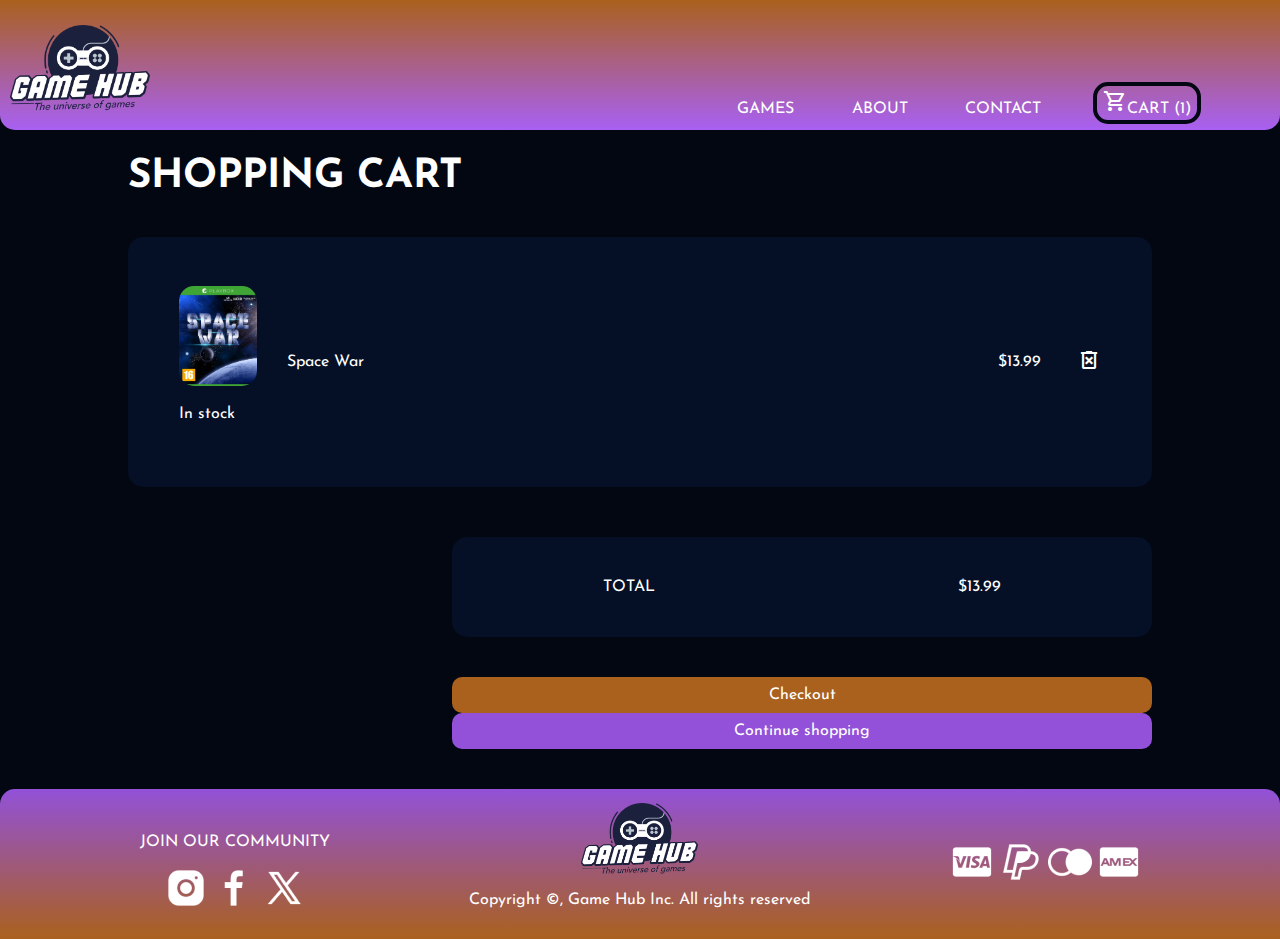
<file: shopping-cart-with-item.html>
<!DOCTYPE html>
<html lang="en">
  <head>
    <meta charset="UTF-8" />
    <meta name="viewport" content="width=device-width, initial-scale=1.0" />
    <meta name="theme-color" content="aa611d" />
    <meta
      name="description"
      content="Game Hub - Our shopping cart is waiting for you!"
    />
    <title>Game Hub - Cart</title>
    <link rel="stylesheet" href="src/css/styles.css" />
    <link rel="preconnect" href="https://fonts.googleapis.com" />
    <link rel="preconnect" href="https://fonts.gstatic.com" crossorigin />
    <link
      href="https://fonts.googleapis.com/css2?family=Josefin+Sans:ital,wght@0,100..700;1,100..700&display=swap"
      rel="stylesheet"
    />
    <link
      href="https://fonts.googleapis.com/css2?family=Material+Symbols+Outlined"
      rel="stylesheet"
    />
  </head>
  <body class="flex-wrapper">
    <header>
      <nav>
        <div class="navigation-div div-flex-row">
          <a href="home-added-item.html">
            <img
              class="header-logo"
              src="assets/images/GameHub_Logo.png"
              alt="Game Hub logo"
            />
          </a>

          <div class="navigation-links-div">
            <ul class="navigation-links div-flex-row">
              <li><a class="passive" href="games.html">GAMES</a></li>
              <li><a class="passive" href="about.html">ABOUT</a></li>
              <li><a class="passive" href="contact.html">CONTACT</a></li>
              <li>
                <a class="active-cart" href="shopping-cart.html"
                  ><span class="material-symbols-outlined size-36"
                    >shopping_cart</span
                  >CART (1)
                </a>
              </li>
            </ul>
          </div>
        </div>
      </nav>
    </header>
    <main id="shopping-cart-items">
      <div class="shopping-cart-with-item-content">
        <div>
          <h1 class="page-header">Shopping Cart</h1>
        </div>
        <div class="shopping-cart-items">
          <div class="shopping-cart-item-title">
            <div class="game-title-with-in-stock">
              <img
                class="shopping-cart-item-picture"
                src="assets/images/GameHub_covers6.jpg"
                alt="Game cover"
              />
              <p>In stock</p>
            </div>
            <p>Space War</p>
          </div>
          <div class="shopping-cart-item-price">
            <p>$13.99</p>
            <a href="#button-press">
              <span class="material-symbols-outlined"> delete_forever </span>
            </a>
          </div>
        </div>
        <div class="div-total-to-pay">
          <div class="total-to-pay">
            <p>TOTAL</p>
            <p>$13.99</p>
          </div>
        </div>
        <div class="div-shopping-cart-buttons">
          <a class="btn btn-shopping-cart" id="checkout-button" href="#checkout"
            >Checkout</a
          >
          <a
            class="btn btn-shopping-cart"
            id="continue-shopping"
            href="games.html"
            >Continue shopping</a
          >
        </div>
      </div>

      <div id="button-press" class="overlay">
        <div class="modal">
          <h2>GAME REMOVED</h2>
          <div class="modal-content">
            <a class="close" href="shopping-cart.html">&times;</a>
            <span class="material-symbols-outlined" id="checked-removed">
              check
            </span>
          </div>
        </div>
      </div>
      <div id="checkout" class="overlay">
        <div class="modal">
          <h2>SUCCESSFULLY CHECKED OUT</h2>
          <span class="material-symbols-outlined" id="checked-checkout">
            check
          </span>
          <div class="button-in-modal">
            <a class="btn btn-shopping-cart-checkout" href="games.html"
              >Continue Shopping</a
            >
          </div>
        </div>
      </div>
    </main>
    <div class="wrapper">
      <footer>
        <div class="social-div">
          <p class="social-media-text">JOIN OUR COMMUNITY</p>
          <div>
            <a href="https://www.instagram.com">
              <img
                src="assets/images/Instagram.png"
                class="social-media-icon"
                alt="Instagram"
              />
            </a>
            <a href="https://www.facebook.com">
              <img
                src="assets/images/Facebook.png"
                class="social-media-icon"
                alt="Facebook"
              />
            </a>
            <a href="https://www.x.com">
              <img
                src="assets/images/TwitterX.png"
                class="social-media-icon"
                alt="X"
              />
            </a>
          </div>
        </div>
        <div class="footer-logo-div">
          <img
            src="assets/images/GameHub_Logo.png"
            class="footer-logo"
            alt="Game Hub Logo"
          />
          <p>Copyright &copy;, Game Hub Inc. All rights reserved</p>
        </div>

        <div>
          <img src="assets/images/Visa.png" alt="VISA" />
          <img src="assets/images/PayPal.png" alt="PayPal" />
          <img src="assets/images/MasterCard.png" alt="MasterCard" />
          <img src="assets/images/American_Express.png" alt="AmEx" />
        </div>
      </footer>
    </div>
  </body>
</html>
</file>
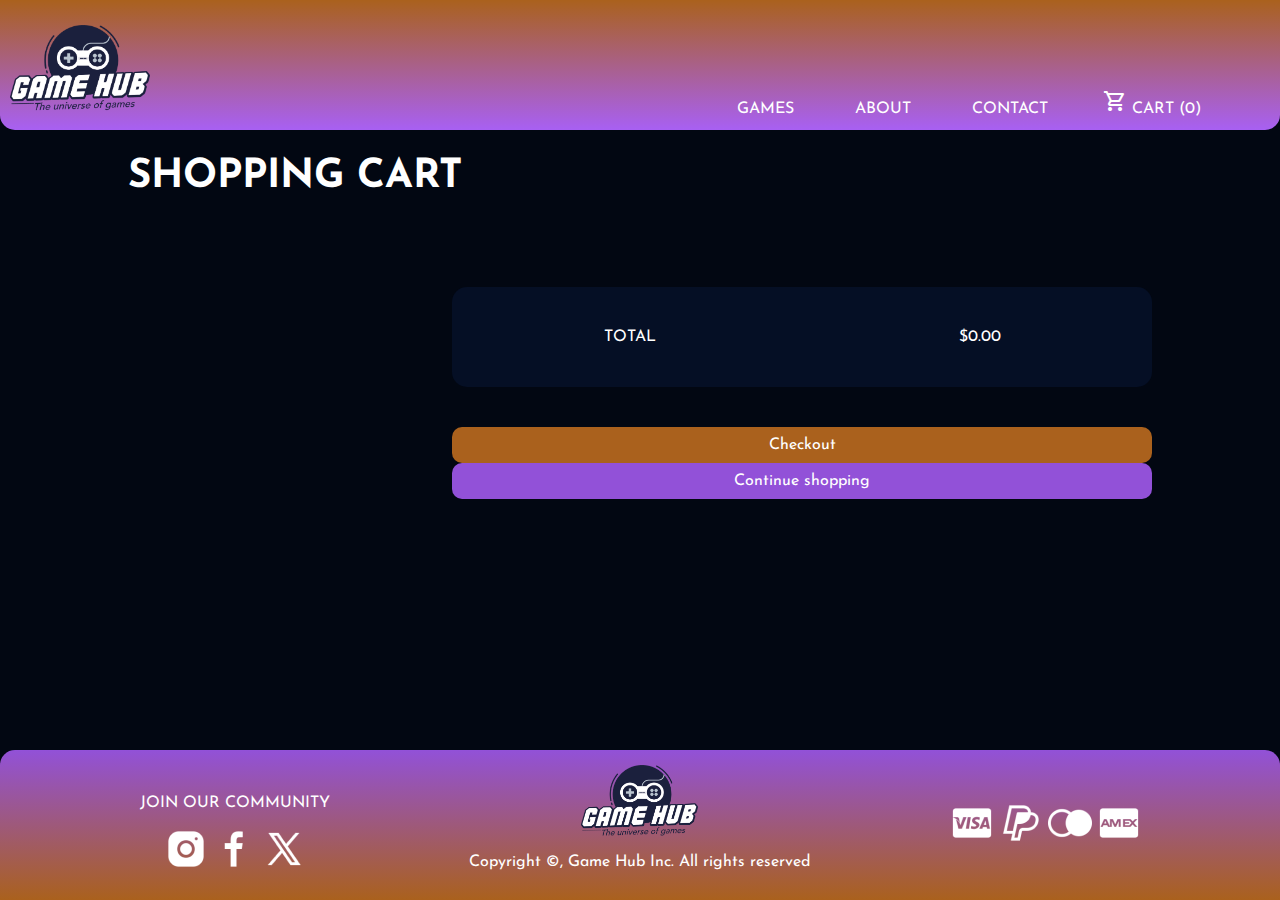
<file: shopping-cart.html>
<!DOCTYPE html>
<html lang="en">
  <head>
    <meta charset="UTF-8" />
    <meta name="viewport" content="width=device-width, initial-scale=1.0" />
    <meta name="theme-color" content="aa611d" />
    <meta
      name="description"
      content="Game Hub - Our shopping cart is waiting for you!"
    />
    <title>Game Hub - Cart</title>
    <link rel="stylesheet" href="src/css/styles.css" />
    <link rel="preconnect" href="https://fonts.googleapis.com" />
    <link rel="preconnect" href="https://fonts.gstatic.com" crossorigin />
    <link
      href="https://fonts.googleapis.com/css2?family=Josefin+Sans:ital,wght@0,100..700;1,100..700&display=swap"
      rel="stylesheet"
    />
    <link
      href="https://fonts.googleapis.com/css2?family=Material+Symbols+Outlined"
      rel="stylesheet"
    />
  </head>
  <body class="flex-wrapper">
    <header>
      <nav>
        <div class="navigation-div div-flex-row">
          <a href="index.html"
            ><img
              class="header-logo"
              src="assets/images/GameHub_Logo.png"
              alt="Game Hub logo"
            />
          </a>

          <div class="navigation-links-div">
            <ul class="navigation-links div-flex-row">
              <li><a class="passive" href="games.html">GAMES</a></li>
              <li><a class="passive" href="about.html">ABOUT</a></li>
              <li><a class="passive" href="contact.html">CONTACT</a></li>
              <li id="shopping-cart">
                <a class="active-cart" href="shopping-cart.html"
                  ><span class="material-symbols-outlined size-36"
                    >shopping_cart</span
                  >CART (0)</a
                >
              </li>
            </ul>
          </div>
        </div>
      </nav>
    </header>
    <main id="shopping-cart-items"></main>
    <div class="wrapper">
      <footer>
        <div class="social-div">
          <p class="social-media-text">JOIN OUR COMMUNITY</p>
          <div>
            <a href="https://www.instagram.com">
              <img
                src="assets/images/Instagram.png"
                class="social-media-icon"
                alt="Instagram"
              />
            </a>
            <a href="https://www.facebook.com">
              <img
                src="assets/images/Facebook.png"
                class="social-media-icon"
                alt="Facebook"
              />
            </a>
            <a href="https://www.x.com">
              <img
                src="assets/images/TwitterX.png"
                class="social-media-icon"
                alt="X"
              />
            </a>
          </div>
        </div>
        <div class="footer-logo-div">
          <img
            src="assets/images/GameHub_Logo.png"
            class="footer-logo"
            alt="Game Hub Logo"
          />
          <p>Copyright &copy;, Game Hub Inc. All rights reserved</p>
        </div>

        <div>
          <img src="assets/images/Visa.png" alt="VISA" />
          <img src="assets/images/PayPal.png" alt="PayPal" />
          <img src="assets/images/MasterCard.png" alt="MasterCard" />
          <img src="assets/images/American_Express.png" alt="AmEx" />
        </div>
      </footer>
    </div>
    <script src="JS/shopping-cart.js"></script>
  </body>
</html>
</file>
<file: src/css/styles.css>
@import url(./home.css);
@import url(./contact.css);
@import url(./about.css);
@import url(./games.css);
@import url(./shopping-cart.css);
@import url(./game-details-page.css);

body {
  max-width: 100%;
  color: #fff;
  background: #020712;
  font-family: "Josefin Sans", sans-serif;
  margin: 0;
}

main {
  flex: 1;
}

.section-head {
  margin-bottom: 25px;
}

.content {
  display: flex;
  flex-direction: column;
  justify-content: space-around;
}

.div-flex-column {
  display: flex;
  flex-direction: column;
}

.div-flex-row {
  display: flex;
  flex-direction: row;
}

nav {
  height: 130px;
  border-radius: 0 0 15px 15px;
  background: linear-gradient(#aa611d, #A860F3);
  width: 100%;
}

.active {
  border: #020712 solid 4px;
  border-radius: 15px;
  padding: 6px;
}

.passive {
  padding: 6px
}

.navigation-div {
  justify-content: space-between;
  width: 95%;
  align-items: baseline;
}


.header-logo {
  width: auto;
  height: 88px;
  margin-top: 25px;
  margin-left: 10px;
}


li {
  padding: 11px 15px 11px 15px;
}

.page-header {
  margin-bottom: 40px;
  text-transform: uppercase;
  font-size: 40px;
}

.price {
  margin-top: 13px
}

.gameCover {
  height: 188px;
  width: auto;
  border-radius: 14px;
}

a {
  color: #fff;
  text-decoration: none;
}

.navigation-links {
  list-style-type: none;
  justify-content: space-between;
  width: 500px;
  align-items: baseline;
}

@media (300px <=width <=730px) {
  footer {
    height: 364px;
    flex-direction: column;
    align-items: center;
  }

  .navigation-links {
    list-style-type: none;
    display: flex;
    flex-direction: column;
    justify-content: space-evenly;
    align-items: Start;
    width: 100%;
    height: 100%;
    margin: 0px;
    padding: 0px;
  }

  .navigation-div {
    display: flex;
    flex-direction: row;
    justify-content: space-between;
    width: 95%;
    align-items: center;
    height: 100%;
  }

  .navigation-links-div {
    height: 100%;
  }

  nav {
    height: 160px;
  }
}

@media (width > 730px) {
  footer {
    height: 150px;
    flex-direction: row;
    align-items: center;
    justify-content: space-evenly;
  }

}

footer {
  border-radius: 15px 15px 0 0;
  display: flex;
  background: linear-gradient(#9251d8, #aa611d);
  width: 100%;
  margin: 0px;

}

.wrapper {
  min-height: 100%;
}

.footer-logo {
  width: 117px;
  height: 73px;
}

.btn {
  text-decoration: none;
  background-color: #fff;
  border-radius: 10px;
}

.btn-add-to-shopping-cart {
  padding: 20px 6px 2px 6px;
  color: #aa611d;
}

.div-btn-add-to-shopping-cart {
  position: relative;
  top: -45px;
  left: 105px;
  width: 20px;
}

.footer-logo-div {
  display: flex;
  flex-direction: column;
  align-items: center;
  margin-bottom: 40px;
  margin-top: 40px;
}

.social-media-text {
  margin-top: 20px;

}

.btn-details {
  background: #fff;
  color: #aa611d;
  border-radius: 25px;
  font-family: inherit;
  padding: 5px 10px;
  font-size: 12px;
  margin-top: 8px;
  height: 10px;
}

.flex-wrapper {
  display: flex;
  min-height: 100vh;
  flex-direction: column;
}



.add-shopping-cart:hover,
.details:hover {
  background: #CECECE;
}

.add-shopping-cart:active,
.details:active {
  background: #AAA9A9;
  color: #FFF;

}

.social-div {
  display: flex;
  flex-direction: column;
  align-items: center;
}
</file>
